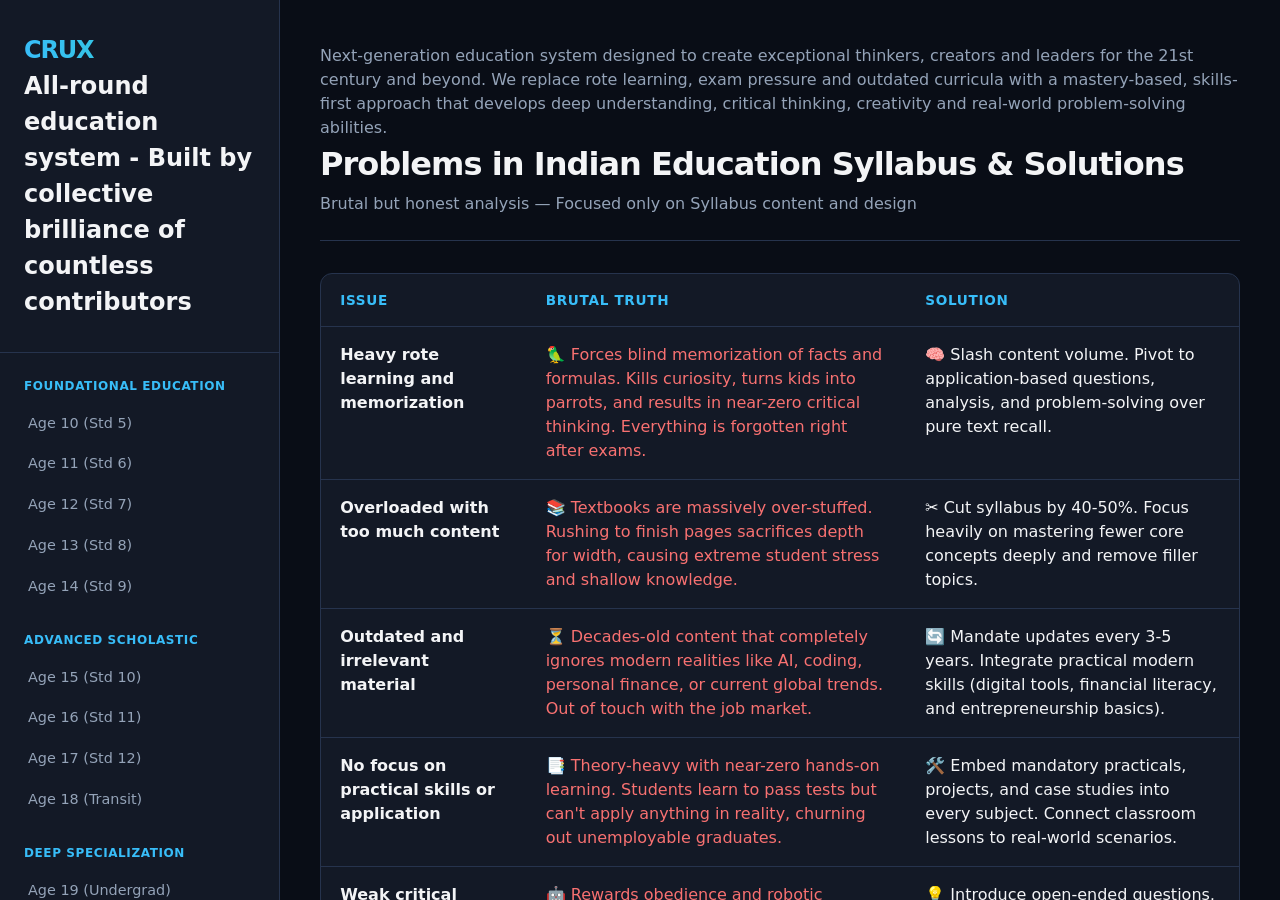
<file: index.html>
<!DOCTYPE html>
<html lang="en">
<head>
    <meta charset="UTF-8">
    <meta name="viewport" content="width=device-width, initial-scale=1.0">
    <title>CRUX</title>
    <link rel="stylesheet" href="style.css">
</head>
<body>

    <aside class="sidebar">
        <div class="brand">
            <h1>CRUX</h1>
            <h2>All-round education system - Built by collective brilliance of countless contributors</h2>
        </div>
        <nav class="phase-navigation">
            
            <div class="phase-group">
                <div class="phase-title">Foundational Education</div>
                <a href="age10.html" class="age-link">Age 10 (Std 5)</a>
                <a href="age11.html" class="age-link">Age 11 (Std 6)</a>
                <a href="age12.html" class="age-link">Age 12 (Std 7)</a>
                <a href="age13.html" class="age-link">Age 13 (Std 8)</a>
                <a href="age14.html" class="age-link">Age 14 (Std 9)</a>
            </div>

            <div class="phase-group">
                <div class="phase-title">Advanced Scholastic</div>
                <a href="age15.html" class="age-link">Age 15 (Std 10)</a>
                <a href="age16.html" class="age-link">Age 16 (Std 11)</a>
                <a href="age17.html" class="age-link">Age 17 (Std 12)</a>
                <a href="age18.html" class="age-link">Age 18 (Transit)</a>
            </div>

            <div class="phase-group">
                <div class="phase-title">Deep Specialization</div>
                <a href="age19.html" class="age-link">Age 19 (Undergrad)</a>
                <a href="age22.html" class="age-link">Age 22 (Work Entry)</a>
                <a href="age24.html" class="age-link">Age 24 (Mid-Shift)</a>
            </div>

            <div class="phase-group">
                <div class="phase-title">Sovereign Mastery</div>
                <a href="age25.html" class="age-link">Age 25 (Stability)</a>
                <a href="age26.html" class="age-link">Age 26 (Management)</a>
                <a href="age27.html" class="age-link">Age 27 (Senior Track)</a>
                <a href="age28.html" class="age-link">Age 28 (Partnership)</a>
                <a href="age29.html" class="age-link">Age 29 (Autonomy)</a>
                <a href="age30.html" class="age-link">Age 30 (Maturity)</a>
            </div>

        </nav>
    </aside>

    <main class="main-content">
        <div class="workspace">

            <div class="view-header">
                <p>Next-generation education system designed to create exceptional thinkers, creators and leaders for the 21st century and beyond. We replace rote learning, exam pressure and outdated curricula with a mastery-based, skills-first approach that develops deep understanding, critical thinking, creativity and real-world problem-solving abilities.</p>
                <h2>Problems in Indian Education Syllabus &amp; Solutions</h2>
                <p>Brutal but honest analysis — Focused only on Syllabus content and design</p>
            </div>

            <div class="table-container">
                <table>
                    <thead>
                        <tr>
                            <th>Issue</th>
                            <th>Brutal Truth</th>
                            <th>Solution</th>
                        </tr>
                    </thead>
                    <tbody>
                        <tr>
                            <td><strong>Heavy rote learning and memorization</strong></td>
                            <td class="brutal">🦜 Forces blind memorization of facts and formulas. Kills curiosity, turns kids into parrots, and results in near-zero critical thinking. Everything is forgotten right after exams.</td>
                            <td>🧠 Slash content volume. Pivot to application-based questions, analysis, and problem-solving over pure text recall.</td>
                        </tr>
                        <tr>
                            <td><strong>Overloaded with too much content</strong></td>
                            <td class="brutal">📚 Textbooks are massively over-stuffed. Rushing to finish pages sacrifices depth for width, causing extreme student stress and shallow knowledge.</td>
                            <td>✂️ Cut syllabus by 40-50%. Focus heavily on mastering fewer core concepts deeply and remove filler topics.</td>
                        </tr>
                        <tr>
                            <td><strong>Outdated and irrelevant material</strong></td>
                            <td class="brutal">⏳ Decades-old content that completely ignores modern realities like AI, coding, personal finance, or current global trends. Out of touch with the job market.</td>
                            <td>🔄 Mandate updates every 3-5 years. Integrate practical modern skills (digital tools, financial literacy, and entrepreneurship basics).</td>
                        </tr>
                        <tr>
                            <td><strong>No focus on practical skills or application</strong></td>
                            <td class="brutal">📑 Theory-heavy with near-zero hands-on learning. Students learn to pass tests but can't apply anything in reality, churning out unemployable graduates.</td>
                            <td>🛠️ Embed mandatory practicals, projects, and case studies into every subject. Connect classroom lessons to real-world scenarios.</td>
                        </tr>
                        <tr>
                            <td><strong>Weak critical thinking and creativity</strong></td>
                            <td class="brutal">🤖 Rewards obedience and robotic reproduction of textbooks. Disincentivizes questioning, debate, or original thought, killing creativity early.</td>
                            <td>💡 Introduce open-ended questions, debates, and design thinking projects with no single "textbook correct" answer.</td>
                        </tr>
                        <tr>
                            <td><strong>Exam-centric assessment</strong></td>
                            <td class="brutal">💯 The entire ecosystem revolves around high-stakes memory tests. This reduces true education down to a high-pressure cramming competition.</td>
                            <td>📊 Shift to continuous evaluation via portfolios, presentations, and teamwork. Lower the percentage weight of final written exams.</td>
                        </tr>
                        <tr>
                            <td><strong>Poor integration between subjects</strong></td>
                            <td class="brutal">🚧 Subjects are locked in isolated silos. Students see math, science, and history as disconnected fragments rather than an interconnected world.</td>
                            <td>🌐 Design interdisciplinary modules (e.g., teaching climate change by merging science, economics, and geography together).</td>
                        </tr>
                        <tr>
                            <td><strong>Lack of life skills and vocational elements</strong></td>
                            <td class="brutal">🚫 Complete neglect of communication, time management, health, or financial hygiene. Teaches youth how to face paper, not life.</td>
                            <td>🌱 Bake essential soft skills, basic vocational exposure, and mental well-being directly into the graded curriculum.</td>
                        </tr>
                        <tr>
                            <td><strong>One-size-fits-all approach</strong></td>
                            <td class="brutal">🏃‍♂️ Ignores diverse talents, pacing, and goals. Forces the exact same heavy academic grind onto every student blindly.</td>
                            <td>🎯 Introduce flexible elective modules and distinct academic pathways early, letting students lean into their unique strengths.</td>
                        </tr>
                        <tr>
                            <td><strong>Language and presentation barriers</strong></td>
                            <td class="brutal">😵 Textbooks use dense, overly complex language and dry design. They prioritize dry word count over clarity and engagement.</td>
                            <td>✨ Rewrite with crisp, simple language. Utilize engaging visual design, storytelling, and local context to capture interest.</td>
                        </tr>
                    </tbody>
                </table>
            </div>

            <blockquote>
                <strong>💥 Summary (Honest Take):</strong><br>
                The current syllabus is a factory for stressed, uncreative youth who hold great grades on paper but lack real-world competence. It worked fine as a colonial sorting machine but fails miserably today. Real reform starts by trimming content, prioritizing deep understanding, and cultivating critical thinking. India deserves better. 🚀
            </blockquote> 
            
        </div>
    </main>

</body>
</html>
</file>
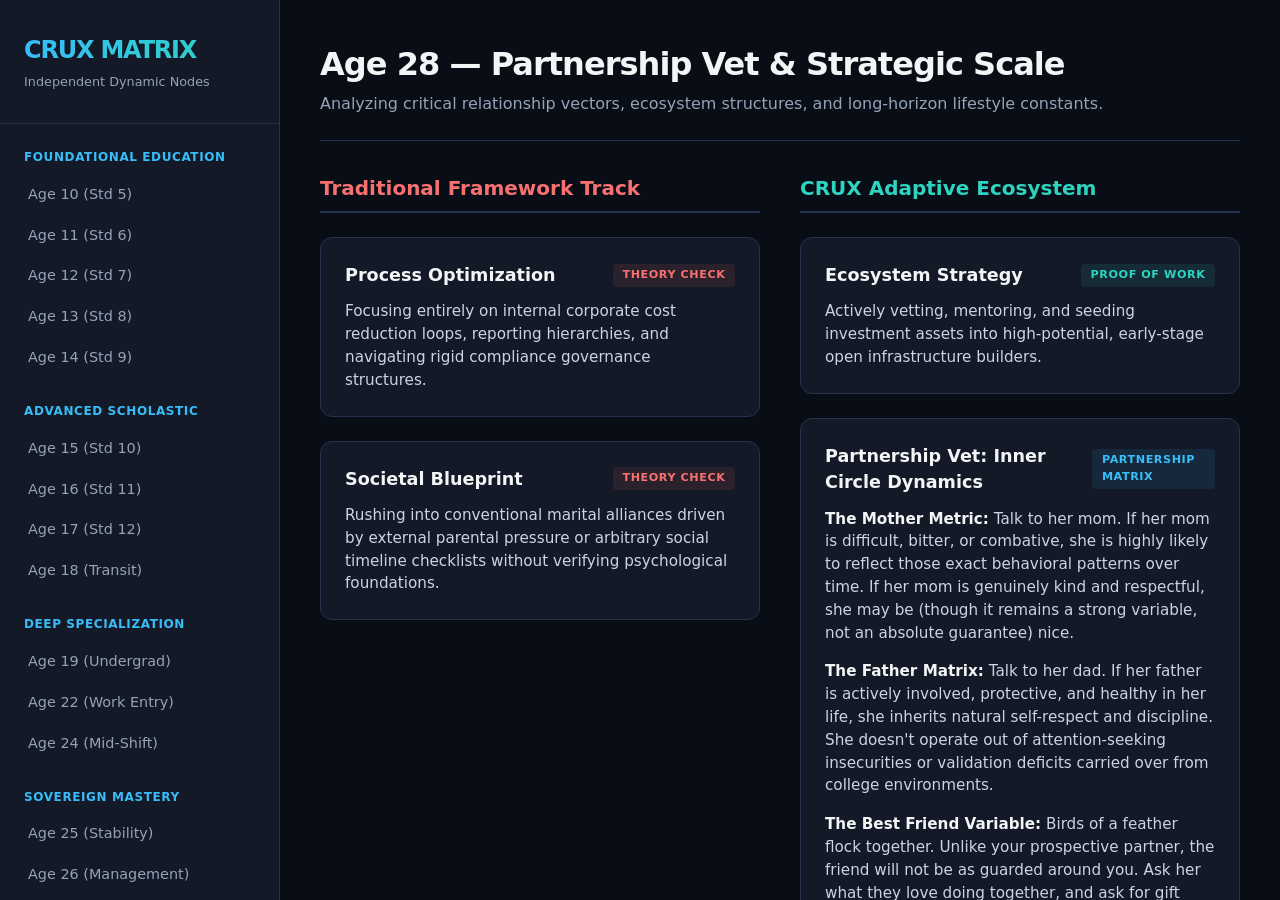
<file: age28.html>
<!DOCTYPE html>
<html lang="en">
<head>
    <meta charset="UTF-8">
    <meta name="viewport" content="width=device-width, initial-scale=1.0">
    <title>CRUX | Age 28 Matrix</title>
    <link rel="stylesheet" href="style.css">
</head>
<body>

    <aside class="sidebar">
        <div class="brand">
            <h1>CRUX MATRIX</h1>
            <p>Independent Dynamic Nodes</p>
        </div>
        <nav class="phase-navigation">
            
            <div class="phase-group">
                <div class="phase-title">Foundational Education</div>
                <a href="age10.html" class="age-link">Age 10 (Std 5)</a>
                <a href="age11.html" class="age-link">Age 11 (Std 6)</a>
                <a href="age12.html" class="age-link">Age 12 (Std 7)</a>
                <a href="age13.html" class="age-link">Age 13 (Std 8)</a>
                <a href="age14.html" class="age-link">Age 14 (Std 9)</a>
            </div>

            <div class="phase-group">
                <div class="phase-title">Advanced Scholastic</div>
                <a href="age15.html" class="age-link">Age 15 (Std 10)</a>
                <a href="age16.html" class="age-link">Age 16 (Std 11)</a>
                <a href="age17.html" class="age-link">Age 17 (Std 12)</a>
                <a href="age18.html" class="age-link">Age 18 (Transit)</a>
            </div>

            <div class="phase-group">
                <div class="phase-title">Deep Specialization</div>
                <a href="age19.html" class="age-link">Age 19 (Undergrad)</a>
                <a href="age22.html" class="age-link">Age 22 (Work Entry)</a>
                <a href="age24.html" class="age-link">Age 24 (Mid-Shift)</a>
            </div>

            <div class="phase-group">
                <div class="phase-title">Sovereign Mastery</div>
                <a href="age25.html" class="age-link">Age 25 (Stability)</a>
                <a href="age26.html" class="age-link">Age 26 (Management)</a>
                <a href="age27.html" class="age-link">Age 27 (Senior Track)</a>
                <a href="age28.html" class="age-link active">Age 28 (Partnership)</a>
                <a href="age29.html" class="age-link">Age 29 (Autonomy)</a>
                <a href="age30.html" class="age-link">Age 30 (Maturity)</a>
            </div>

        </nav>
    </aside>

    <main class="main-content">
        <div class="workspace">
            
            <div class="view-header">
                <h2>Age 28 — Partnership Vet &amp; Strategic Scale</h2>
                <p>Analyzing critical relationship vectors, ecosystem structures, and long-horizon lifestyle constants.</p>
            </div>

            <div class="matrix-grid">
                
                <div class="matrix-column">
                    <h3 class="legacy-title">Traditional Framework Track</h3>
                    
                    <div class="subject-card legacy-card">
                        <div class="card-meta">
                            <span class="subject-name">Process Optimization</span>
                            <span class="tag legacy-tag">Theory Check</span>
                        </div>
                        <div class="card-body">
                            Focusing entirely on internal corporate cost reduction loops, reporting hierarchies, and navigating rigid compliance governance structures.
                        </div>
                    </div>

                    <div class="subject-card legacy-card">
                        <div class="card-meta">
                            <span class="subject-name">Societal Blueprint</span>
                            <span class="tag legacy-tag">Theory Check</span>
                        </div>
                        <div class="card-body">
                            Rushing into conventional marital alliances driven by external parental pressure or arbitrary social timeline checklists without verifying psychological foundations.
                        </div>
                    </div>
                </div>

                <div class="matrix-column">
                    <h3 class="crux-title">CRUX Adaptive Ecosystem</h3>

                    <div class="subject-card crux-card">
                        <div class="card-meta">
                            <span class="subject-name">Ecosystem Strategy</span>
                            <span class="tag crux-tag">Proof of Work</span>
                        </div>
                        <div class="card-body">
                            Actively vetting, mentoring, and seeding investment assets into high-potential, early-stage open infrastructure builders.
                        </div>
                    </div>

                    <div class="subject-card crux-card">
                        <div class="card-meta">
                            <span class="subject-name">Partnership Vet: Inner Circle Dynamics</span>
                            <span class="tag principle-tag">Partnership Matrix</span>
                        </div>
                        <div class="card-body">
                            <ul>
                                <li><b>The Mother Metric:</b> Talk to her mom. If her mom is difficult, bitter, or combative, she is highly likely to reflect those exact behavioral patterns over time. If her mom is genuinely kind and respectful, she may be (though it remains a strong variable, not an absolute guarantee) nice.</li>
                                <li><b>The Father Matrix:</b> Talk to her dad. If her father is actively involved, protective, and healthy in her life, she inherits natural self-respect and discipline. She doesn't operate out of attention-seeking insecurities or validation deficits carried over from college environments.</li>
                                <li><b>The Best Friend Variable:</b> Birds of a feather flock together. Unlike your prospective partner, the friend will not be as guarded around you. Ask her what they love doing together, and ask for gift ideas for your prospective bride. If the friend immediately suggests expensive hardware or luxury consumer goods (e.g., an iPhone), maintain high caution. If she suggests heartfelt, creative, or inexpensive items (e.g., flowers, custom cards), the alignment passes.</li>
                            </ul>
                        </div>
                    </div>

                    <div class="subject-card crux-card">
                        <div class="card-meta">
                            <span class="subject-name">Partnership Vet: Strategic Scenario Probes</span>
                            <span class="tag principle-tag">Partnership Matrix</span>
                        </div>
                        <div class="card-body">
                            <ul>
                                <li><b>The Career Stress Test:</b> Present a hypothetical scenario where you get a job offer that doubles your current pay, but the company environment is brutally toxic, and the manager expects grueling hours, including weekends. If she immediately pressures you to accept solely for the incoming capital, consider terminating the relationship. If she immediately prioritizes your mental peace, health, and stability, she passes. If she is actively working and points out, <i>"I make XX amount already; our combined baseline is more than enough to protect your peace,"</i> she clears with distinction.</li>
                                <li><b>The Kinship Allocation Probe:</b> Inform her that a close cousin is facing an immediate financial crisis and needs emergency capital with low odds of repayment. If she blocks it outright without seeking context, take note of the empathy deficit. If she asks for your justification first, and completely supports allocating the capital when she learns it is directly protecting his father's life-saving medical expenses, she passes.</li>
                            </ul>
                        </div>
                    </div>

                    <div class="subject-card crux-card">
                        <div class="card-meta">
                            <span class="subject-name">Partnership Operational Rules</span>
                            <span class="tag principle-tag">Partnership Matrix</span>
                        </div>
                        <div class="card-body">
                            <ul>
                                <li>• <b>Contained Conflict:</b> A disagreement or internal argument must absolutely never leave the bedroom. Keep problems zero-knowledge from outsiders.</li>
                                <li>• <b>Unified External Front:</b> Never speak ill of, or undermine, your partner in front of friends, colleagues, or peers. Public alignment must be absolute.</li>
                                <li>• <b>Family Boundaries:</b> Never badmouth or attack your partner's family framework, regardless of external provocations.</li>
                                <li>• <b>Fiscal Transparency:</b> Openly lay bare your exact financial positioning, compounding velocity, and future growth milestones. Ensure complete alignment on capital allocations before unification.</li>
                            </ul>
                        </div>
                    </div>

                    <div class="subject-card crux-card">
                        <div class="card-meta">
                            <span class="subject-name">The Long Horizon Perspective</span>
                            <span class="tag principle-tag">Partnership Matrix</span>
                        </div>
                        <div class="card-body">
                            Parents will eventually pass on; brothers and sisters will become fully occupied with their own families and local responsibilities. One day, your children will grow up and deploy onto their own life paths. Your partner is the singular human constant who will remain fixed directly by your side through the entirety of the timeline.
                        </div>
                    </div>

                </div>
            </div>
        </div>
    </main>

</body>
</html>
</file>
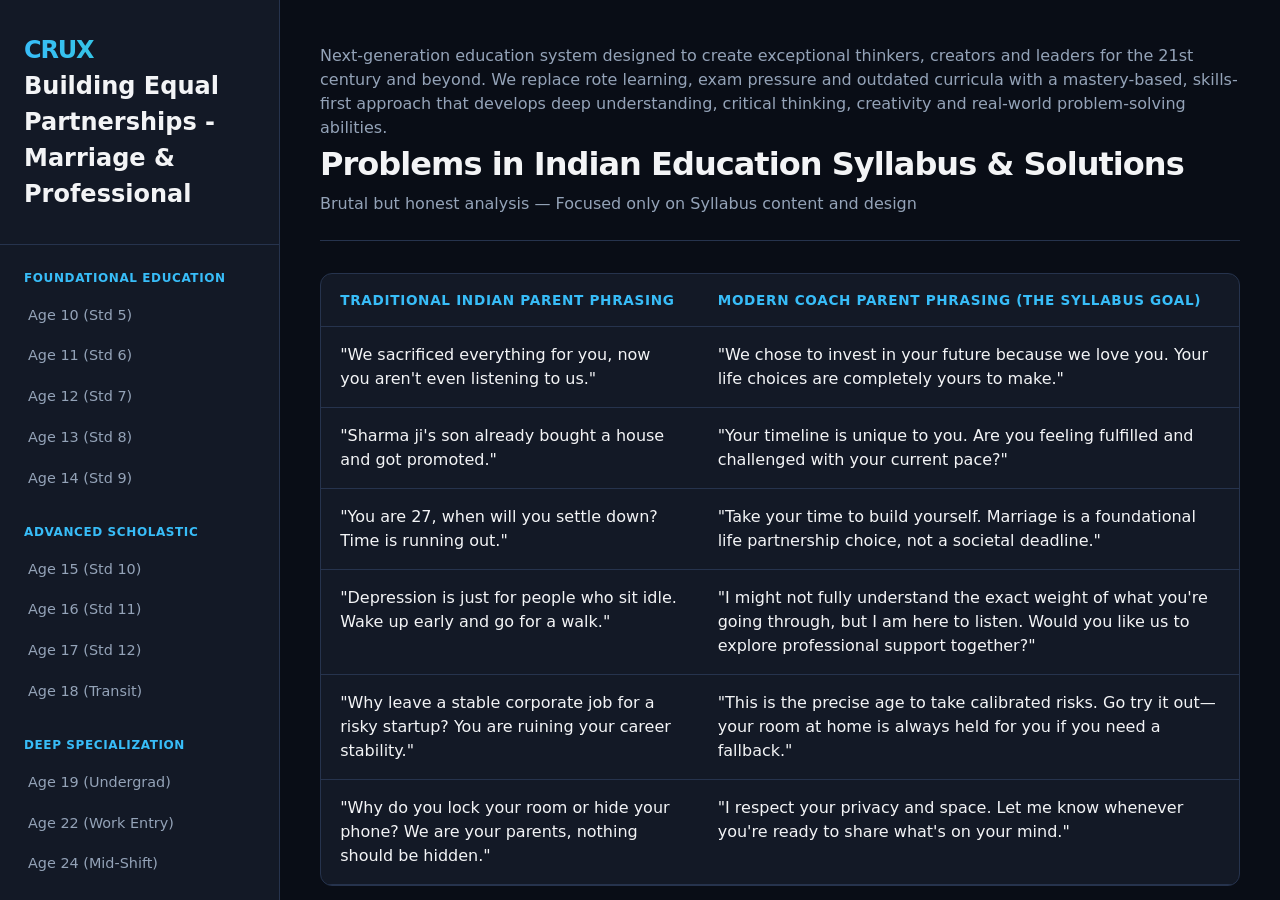
<file: age29.html>
<!DOCTYPE html>
<html lang="en">
<head>
    <meta charset="UTF-8">
    <meta name="viewport" content="width=device-width, initial-scale=1.0">
    <title>CRUX</title>
    <link rel="stylesheet" href="style.css">
</head>
<body>

    <aside class="sidebar">
        <div class="brand">
            <h1>CRUX</h1>
            <h2>Building Equal Partnerships - Marriage & Professional</h2>
        </div>
        <nav class="phase-navigation">
            
            <div class="phase-group">
                <div class="phase-title">Foundational Education</div>
                <a href="age10.html" class="age-link">Age 10 (Std 5)</a>
                <a href="age11.html" class="age-link">Age 11 (Std 6)</a>
                <a href="age12.html" class="age-link">Age 12 (Std 7)</a>
                <a href="age13.html" class="age-link">Age 13 (Std 8)</a>
                <a href="age14.html" class="age-link">Age 14 (Std 9)</a>
            </div>

            <div class="phase-group">
                <div class="phase-title">Advanced Scholastic</div>
                <a href="age15.html" class="age-link">Age 15 (Std 10)</a>
                <a href="age16.html" class="age-link">Age 16 (Std 11)</a>
                <a href="age17.html" class="age-link">Age 17 (Std 12)</a>
                <a href="age18.html" class="age-link">Age 18 (Transit)</a>
            </div>

            <div class="phase-group">
                <div class="phase-title">Deep Specialization</div>
                <a href="age19.html" class="age-link">Age 19 (Undergrad)</a>
                <a href="age22.html" class="age-link">Age 22 (Work Entry)</a>
                <a href="age24.html" class="age-link">Age 24 (Mid-Shift)</a>
            </div>

            <div class="phase-group">
                <div class="phase-title">Sovereign Mastery</div>
                <a href="age25.html" class="age-link">Age 25 (Stability)</a>
                <a href="age26.html" class="age-link">Age 26 (Management)</a>
                <a href="age27.html" class="age-link">Age 27 (Senior Track)</a>
                <a href="age28.html" class="age-link">Age 28 (Partnership)</a>
                <a href="age29.html" class="age-link">Age 29 (Autonomy)</a>
                <a href="age30.html" class="age-link">Age 30 (Maturity)</a>
            </div>

        </nav>
    </aside>

    <main class="main-content">
        <div class="workspace">

            <div class="view-header">
                <p>Next-generation education system designed to create exceptional thinkers, creators and leaders for the 21st century and beyond. We replace rote learning, exam pressure and outdated curricula with a mastery-based, skills-first approach that develops deep understanding, critical thinking, creativity and real-world problem-solving abilities.</p>
                <h2>Problems in Indian Education Syllabus &amp; Solutions</h2>
                <p>Brutal but honest analysis — Focused only on Syllabus content and design</p>
            </div>

            <div class="table-container">
                <table>
                    <thead>
                        <tr>
                            <th>Traditional Indian Parent Phrasing</th>
                            <th>Modern Coach Parent Phrasing (The Syllabus Goal)</th>
                        </tr>
                    </thead>
                    <tbody>
                        <tr>
                            <td>"We sacrificed everything for you, now you aren't even listening to us."</td>
                            <td>"We chose to invest in your future because we love you. Your life choices are completely yours to make."</td>
                        </tr>
                        <tr>
                            <td>"Sharma ji's son already bought a house and got promoted."</td>
                            <td>"Your timeline is unique to you. Are you feeling fulfilled and challenged with your current pace?"</td>
                        </tr>
                        <tr>
                            <td>"You are 27, when will you settle down? Time is running out."</td>
                            <td>"Take your time to build yourself. Marriage is a foundational life partnership choice, not a societal deadline."</td>
                        </tr>
                        <tr>
                            <td>"Depression is just for people who sit idle. Wake up early and go for a walk."</td>
                            <td>"I might not fully understand the exact weight of what you're going through, but I am here to listen. Would you like us to explore professional support together?"</td>
                        </tr>
                        <tr>
                            <td>"Why leave a stable corporate job for a risky startup? You are ruining your career stability."</td>
                            <td>"This is the precise age to take calibrated risks. Go try it out—your room at home is always held for you if you need a fallback."</td>
                        </tr>
                        <tr>
                            <td>"Why do you lock your room or hide your phone? We are your parents, nothing should be hidden."</td>
                            <td>"I respect your privacy and space. Let me know whenever you're ready to share what's on your mind."</td>
                        </tr>
                    </tbody>
                </table>
            </div>
            
        </div>
    </main>

</body>
</html>
</file>
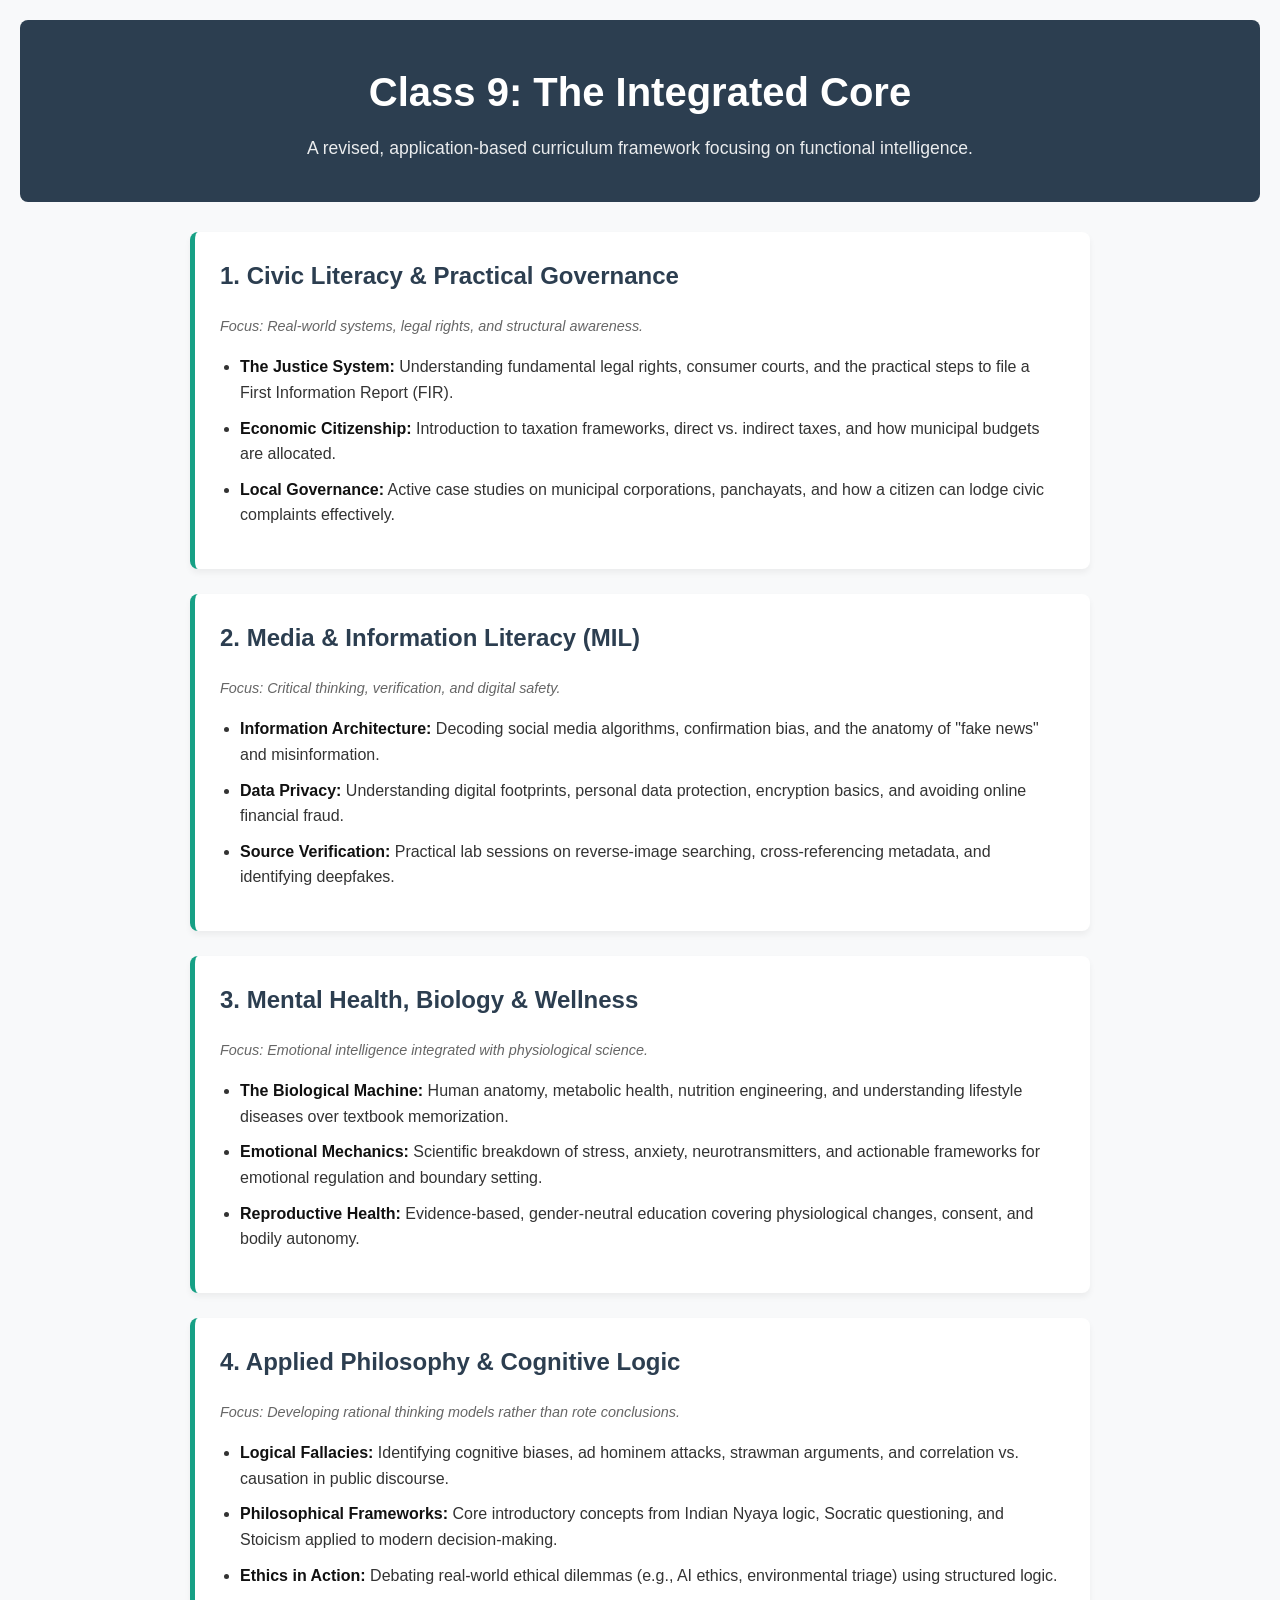
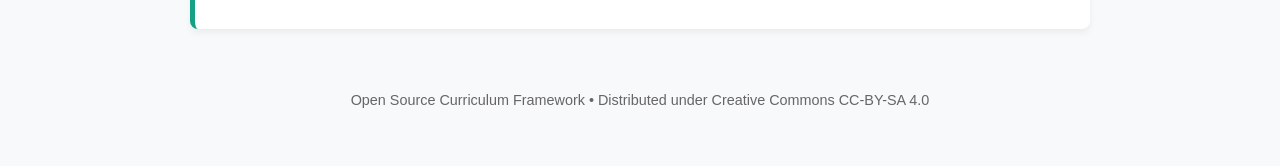
<file: class-9-syllabus.html>
<!DOCTYPE html>
<html lang="en">
<head>
    <meta charset="UTF-8">
    <meta name="viewport" content="width=device-width, initial-scale=1.0">
    <title>Class 9 Revised Syllabus | Holistic Education Project</title>
    <style>
        :root {
            --primary: #2c3e50;
            --accent: #16a085;
            --bg: #f8f9fa;
            --text: #333;
        }
        body {
            font-family: -apple-system, BlinkMacSystemFont, "Segoe UI", Roboto, sans-serif;
            line-height: 1.6;
            color: var(--text);
            background-color: var(--bg);
            margin: 0;
            padding: 20px;
        }
        header {
            text-align: center;
            padding: 40px 20px;
            background: var(--primary);
            color: white;
            border-radius: 8px;
            margin-bottom: 30px;
        }
        h1 { margin: 0; font-size: 2.5rem; }
        p.subtitle { margin: 10px 0 0; opacity: 0.9; font-size: 1.1rem; }
        .container {
            max-width: 900px;
            margin: 0 auto;
        }
        .subject-card {
            background: white;
            padding: 25px;
            border-radius: 8px;
            box-shadow: 0 4px 6px rgba(0,0,0,0.05);
            margin-bottom: 25px;
            border-left: 5px solid var(--accent);
        }
        h2 {
            color: var(--primary);
            margin-top: 0;
            font-size: 1.5rem;
        }
        .meta-info {
            font-size: 0.9rem;
            color: #666;
            margin-bottom: 15px;
            font-style: italic;
        }
        ul {
            padding-left: 20px;
        }
        li {
            margin-bottom: 10px;
        }
        strong {
            color: #111;
        }
        footer {
            text-align: center;
            margin-top: 5px;
            padding: 20px;
            font-size: 0.9rem;
            color: #666;
        }
    </style>
</head>
<body>

    <header>
        <h1>Class 9: The Integrated Core</h1>
        <p class="subtitle">A revised, application-based curriculum framework focusing on functional intelligence.</p>
    </header>

    <div class="container">

        <!-- Subject 1: Civic Literacy -->
        <section class="subject-card">
            <h2>1. Civic Literacy & Practical Governance</h2>
            <div class="meta-info">Focus: Real-world systems, legal rights, and structural awareness.</div>
            <ul>
                <li><strong>The Justice System:</strong> Understanding fundamental legal rights, consumer courts, and the practical steps to file a First Information Report (FIR).</li>
                <li><strong>Economic Citizenship:</strong> Introduction to taxation frameworks, direct vs. indirect taxes, and how municipal budgets are allocated.</li>
                <li><strong>Local Governance:</strong> Active case studies on municipal corporations, panchayats, and how a citizen can lodge civic complaints effectively.</li>
            </ul>
        </section>

        <!-- Subject 2: Media & Information Literacy -->
        <section class="subject-card">
            <h2>2. Media & Information Literacy (MIL)</h2>
            <div class="meta-info">Focus: Critical thinking, verification, and digital safety.</div>
            <ul>
                <li><strong>Information Architecture:</strong> Decoding social media algorithms, confirmation bias, and the anatomy of "fake news" and misinformation.</li>
                <li><strong>Data Privacy:</strong> Understanding digital footprints, personal data protection, encryption basics, and avoiding online financial fraud.</li>
                <li><strong>Source Verification:</strong> Practical lab sessions on reverse-image searching, cross-referencing metadata, and identifying deepfakes.</li>
            </ul>
        </section>

        <!-- Subject 3: Mental Health & Applied Biology -->
        <section class="subject-card">
            <h2>3. Mental Health, Biology & Wellness</h2>
            <div class="meta-info">Focus: Emotional intelligence integrated with physiological science.</div>
            <ul>
                <li><strong>The Biological Machine:</strong> Human anatomy, metabolic health, nutrition engineering, and understanding lifestyle diseases over textbook memorization.</li>
                <li><strong>Emotional Mechanics:</strong> Scientific breakdown of stress, anxiety, neurotransmitters, and actionable frameworks for emotional regulation and boundary setting.</li>
                <li><strong>Reproductive Health:</strong> Evidence-based, gender-neutral education covering physiological changes, consent, and bodily autonomy.</li>
            </ul>
        </section>

        <!-- Subject 4: Applied Philosophy & Logic -->
        <section class="subject-card">
            <h2>4. Applied Philosophy & Cognitive Logic</h2>
            <div class="meta-info">Focus: Developing rational thinking models rather than rote conclusions.</div>
            <ul>
                <li><strong>Logical Fallacies:</strong> Identifying cognitive biases, ad hominem attacks, strawman arguments, and correlation vs. causation in public discourse.</li>
                <li><strong>Philosophical Frameworks:</strong> Core introductory concepts from Indian Nyaya logic, Socratic questioning, and Stoicism applied to modern decision-making.</li>
                <li><strong>Ethics in Action:</strong> Debating real-world ethical dilemmas (e.g., AI ethics, environmental triage) using structured logic.</li>
            </ul>
        </section>

    </div>

    <footer>
        <p>Open Source Curriculum Framework • Distributed under Creative Commons CC-BY-SA 4.0</p>
    </footer>

</body>
</html>
</file>
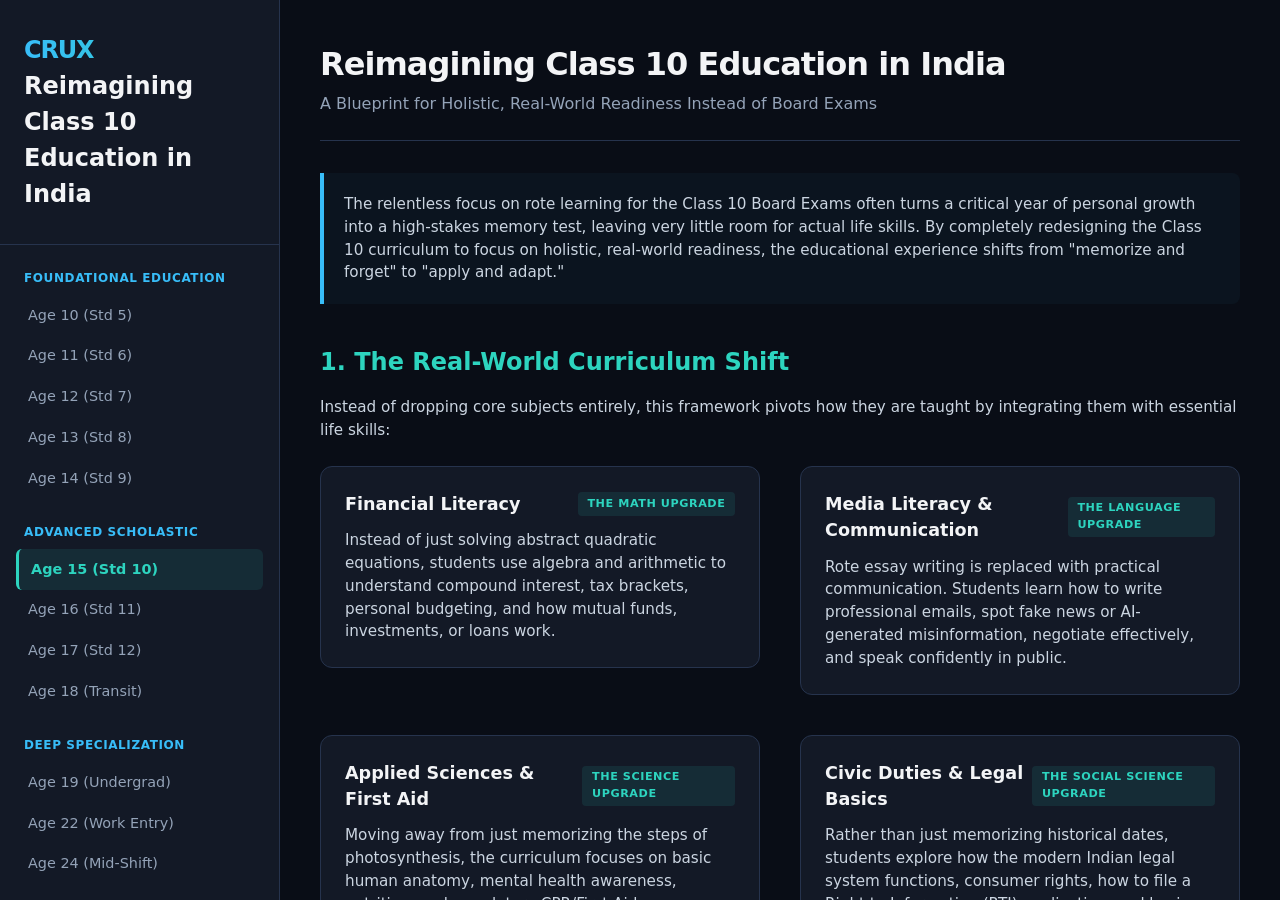
<file: std10.html>
<!DOCTYPE html>
<html lang="en">
<head>
    <meta charset="UTF-8">
    <meta name="viewport" content="width=device-width, initial-scale=1.0">
    <title>Reimagining Class 10 Education in India</title>
    <link rel="stylesheet" href="style.css">
</head>
<body>

    <aside class="sidebar">
        <div class="brand">
            <h1>CRUX</h1>
            <h2>Reimagining Class 10 Education in India</h2>
        </div>
        <nav class="phase-navigation">
            
            <div class="phase-group">
                <div class="phase-title">Foundational Education</div>
                <a href="age10.html" class="age-link">Age 10 (Std 5)</a>
                <a href="age11.html" class="age-link">Age 11 (Std 6)</a>
                <a href="age12.html" class="age-link">Age 12 (Std 7)</a>
                <a href="age13.html" class="age-link">Age 13 (Std 8)</a>
                <a href="age14.html" class="age-link">Age 14 (Std 9)</a>
            </div>

            <div class="phase-group">
                <div class="phase-title">Advanced Scholastic</div>
                <a href="age15.html" class="age-link active">Age 15 (Std 10)</a>
                <a href="age16.html" class="age-link">Age 16 (Std 11)</a>
                <a href="age17.html" class="age-link">Age 17 (Std 12)</a>
                <a href="age18.html" class="age-link">Age 18 (Transit)</a>
            </div>

            <div class="phase-group">
                <div class="phase-title">Deep Specialization</div>
                <a href="age19.html" class="age-link">Age 19 (Undergrad)</a>
                <a href="age22.html" class="age-link">Age 22 (Work Entry)</a>
                <a href="age24.html" class="age-link">Age 24 (Mid-Shift)</a>
            </div>

            <div class="phase-group">
                <div class="phase-title">Sovereign Mastery</div>
                <a href="age25.html" class="age-link">Age 25 (Stability)</a>
                <a href="age26.html" class="age-link">Age 26 (Management)</a>
                <a href="age27.html" class="age-link">Age 27 (Senior Track)</a>
                <a href="age28.html" class="age-link">Age 28 (Partnership)</a>
                <a href="age29.html" class="age-link">Age 29 (Autonomy)</a>
                <a href="age30.html" class="age-link">Age 30 (Maturity)</a>
            </div>

        </nav>
    </aside>

    <main class="main-content">
        <div class="workspace">
            
            <header class="view-header">
                <h2>Reimagining Class 10 Education in India</h2>
                <p>A Blueprint for Holistic, Real-World Readiness Instead of Board Exams</p>
            </header>

            <section class="card-body" style="margin-bottom: 2.5rem;">
                <blockquote>
                    The relentless focus on rote learning for the Class 10 Board Exams often turns a critical year of personal growth into a high-stakes memory test, leaving very little room for actual life skills. By completely redesigning the Class 10 curriculum to focus on holistic, real-world readiness, the educational experience shifts from "memorize and forget" to "apply and adapt."
                </blockquote>
            </section>

            <section style="margin-bottom: 3rem;">
                <header class="view-header" style="border-bottom: none; margin-bottom: 1rem; padding-bottom: 0;">
                    <h3 class="crux-title" style="font-size: 1.5rem; font-weight: 700;">1. The Real-World Curriculum Shift</h3>
                </header>
                <p class="card-body" style="margin-bottom: 1.5rem;">Instead of dropping core subjects entirely, this framework pivots how they are taught by integrating them with essential life skills:</p>
                
                <div class="matrix-grid">
                    <div class="subject-card crux-card">
                        <div class="card-meta">
                            <span class="subject-name">Financial Literacy</span>
                            <span class="tag crux-tag">The Math Upgrade</span>
                        </div>
                        <div class="card-body">
                            Instead of just solving abstract quadratic equations, students use algebra and arithmetic to understand compound interest, tax brackets, personal budgeting, and how mutual funds, investments, or loans work.
                        </div>
                    </div>

                    <div class="subject-card crux-card">
                        <div class="card-meta">
                            <span class="subject-name">Media Literacy &amp; Communication</span>
                            <span class="tag crux-tag">The Language Upgrade</span>
                        </div>
                        <div class="card-body">
                            Rote essay writing is replaced with practical communication. Students learn how to write professional emails, spot fake news or AI-generated misinformation, negotiate effectively, and speak confidently in public.
                        </div>
                    </div>

                    <div class="subject-card crux-card">
                        <div class="card-meta">
                            <span class="subject-name">Applied Sciences &amp; First Aid</span>
                            <span class="tag crux-tag">The Science Upgrade</span>
                        </div>
                        <div class="card-body">
                            Moving away from just memorizing the steps of photosynthesis, the curriculum focuses on basic human anatomy, mental health awareness, nutrition, and mandatory CPR/First Aid certification.
                        </div>
                    </div>

                    <div class="subject-card crux-card">
                        <div class="card-meta">
                            <span class="subject-name">Civic Duties &amp; Legal Basics</span>
                            <span class="tag crux-tag">The Social Science Upgrade</span>
                        </div>
                        <div class="card-body">
                            Rather than just memorizing historical dates, students explore how the modern Indian legal system functions, consumer rights, how to file a Right to Information (RTI) application, and basic labor laws.
                        </div>
                    </div>
                </div>
            </section>

            <section style="margin-bottom: 3rem;">
                <header class="view-header" style="border-bottom: none; margin-bottom: 1rem; padding-bottom: 0;">
                    <h3 class="principle-tag" style="font-size: 1.5rem; font-weight: 700; background: none; padding: 0;">2. From "Board Exams" to "Portfolio Defense"</h3>
                </header>
                <p class="card-body">The pressure of a single 3-hour examination is replaced with a continuous, practical assessment system designed to evaluate real capabilities.</p>
                
                <div class="table-container">
                    <table>
                        <thead>
                            <tr>
                                <th class="brutal">Traditional 10th Board</th>
                                <th>The Holistic Alternative</th>
                            </tr>
                        </thead>
                        <tbody>
                            <tr>
                                <td class="card-body"><b>Rote Memorization:</b> Mugging up textbook answers for standardized questions.</td>
                                <td class="card-body"><b>Capstones:</b> A year-long project focused on solving a real problem in the local community.</td>
                            </tr>
                            <tr>
                                <td class="card-body"><b>High Stakes:</b> A single multi-day testing window decides future streams and career paths.</td>
                                <td class="card-body"><b>Continuous Feedback:</b> Evaluation based on consistency, adaptability, teamwork, and incremental growth.</td>
                            </tr>
                            <tr>
                                <td class="card-body"><b>Theoretical Focus:</b> Memorizing equations, definitions, or abstract circuit diagrams.</td>
                                <td class="card-body"><b>Portfolio Defense:</b> Presenting a comprehensive portfolio demonstrating digital literacy, coding, or practical problem-solving.</td>
                            </tr>
                        </tbody>
                    </table>
                </div>
            </section>

            <section style="margin-bottom: 2rem;">
                <header class="view-header" style="border-bottom: none; margin-bottom: 1rem; padding-bottom: 0;">
                    <h3 class="principle-tag" style="font-size: 1.5rem; font-weight: 700; background: none; padding: 0;">3. A Sample "Holistic" Weekly Schedule</h3>
                </header>
                <p class="card-body" style="margin-bottom: 1.5rem;">To implement this successfully, the academic week must provide balanced time slots for both conceptual understanding and physical application.</p>

                <div class="matrix-grid">
                    <div class="subject-card">
                        <div class="card-meta">
                            <span class="subject-name" style="color: var(--accent-blue);">Monday - Friday | 3 Hours Daily</span>
                            <span class="tag principle-tag">The Morning Core</span>
                        </div>
                        <div class="card-body">
                            Foundational concepts in Language, Applied Math, and Tech/Science, taught entirely through discussion, case studies, and collaborative problem-solving rather than passive lectures.
                        </div>
                    </div>

                    <div class="subject-card">
                        <div class="card-meta">
                            <span class="subject-name" style="color: var(--accent-blue);">Alternating Days | 1.5 Hours</span>
                            <span class="tag principle-tag">Life Skills &amp; Wellness Labs</span>
                        </div>
                        <div class="card-body">
                            Dedicated hands-on sessions for emotional regulation, basic home maintenance, cooking, advanced digital literacy, and physical wellness.
                        </div>
                    </div>

                    <div class="subject-card">
                        <div class="card-meta">
                            <span class="subject-name" style="color: var(--accent-blue);">Wednesday &amp; Friday Afternoon | 2 Hours</span>
                            <span class="tag principle-tag">Community &amp; Project Time</span>
                        </div>
                        <div class="card-body">
                            Students collaborate in teams on their community capstone projects, engage in localized public service, or participate in peer-to-peer mentorship programs.
                        </div>
                    </div>

                    <div class="subject-card">
                        <div class="card-meta">
                            <span class="subject-name" style="color: var(--accent-blue);">Friday | 1 Hour</span>
                            <span class="tag principle-tag">The Friday Reflection</span>
                        </div>
                        <div class="card-body">
                            A dedicated hour for students to assess their weekly goals, curate and update their personal portfolios, and practice mindfulness exercises.
                        </div>
                    </div>
                </div>
            </section>

        </div> 
    </main>

</body>
                        </html>
</file>
<file: style.css>
:root {
    --bg-main: #090d16;
    --bg-surface: #131926;
    --bg-card: #1e2638;
    --border-color: #26334d;
    --text-main: #f3f4f6;
    --text-muted: #94a3b8;
    --cbse-color: #f87171;
    --cbse-glow: rgba(248, 113, 113, 0.15);
    --crux-color: #2dd4bf;
    --crux-glow: rgba(45, 212, 191, 0.15);
    --accent-blue: #38bdf8;
}

* {
    box-sizing: border-box;
    margin: 0;
    padding: 0;
    font-family: 'Inter', system-ui, -apple-system, sans-serif;
}

body {
    background-color: var(--bg-main);
    color: var(--text-main);
    line-height: 1.5;
    display: flex;
    height: 100vh;
    overflow: hidden;
}

/* App Layout Sidebar Navigation */
.sidebar {
    width: 280px;
    background-color: var(--bg-surface);
    border-right: 1px solid var(--border-color);
    display: flex;
    flex-direction: column;
    flex-shrink: 0;
}

.brand {
    padding: 2rem 1.5rem;
    border-bottom: 1px solid var(--border-color);
}

.brand h1 {
    font-size: 1.5rem;
    font-weight: 800;
    letter-spacing: -0.05em;
    background: linear-gradient(to right, var(--accent-blue), var(--crux-color));
    -webkit-background-clip: text;
    -webkit-text-fill-color: transparent;
}

.brand p {
    font-size: 0.8rem;
    color: var(--text-muted);
    margin-top: 0.25rem;
}

.phase-navigation {
    padding: 1.5rem 1rem;
    display: flex;
    flex-direction: column;
    gap: 0.5rem;
    overflow-y: auto;
}

.phase-group {
    margin-bottom: 1rem;
}

.phase-title {
    font-size: 0.75rem;
    text-transform: uppercase;
    letter-spacing: 0.05em;
    color: var(--accent-blue);
    font-weight: 700;
    padding-left: 0.5rem;
    margin-bottom: 0.5rem;
}

.age-link {
    display: block;
    color: var(--text-muted);
    padding: 0.6rem 0.75rem;
    border-radius: 6px;
    text-decoration: none;
    font-size: 0.9rem;
    font-weight: 500;
    transition: all 0.2s ease;
}

.age-link:hover {
    background: rgba(255, 255, 255, 0.03);
    color: var(--text-main);
}

.age-link.active {
    background: rgba(45, 212, 191, 0.1);
    color: var(--crux-color);
    font-weight: 600;
    border-left: 3px solid var(--crux-color);
}

/* Main View Window */
.main-content {
    flex-grow: 1;
    display: flex;
    flex-direction: column;
    overflow: hidden;
}

/* Content Scrollspace */
.workspace {
    flex-grow: 1;
    overflow-y: auto;
    padding: 2.5rem;
}

.view-header {
    margin-bottom: 2rem;
    border-bottom: 1px solid var(--border-color);
    padding-bottom: 1.5rem;
}
.view-header h2 {
    font-size: 2rem;
    font-weight: 700;
    letter-spacing: -0.03em;
}
.view-header p {
    color: var(--text-muted);
    margin-top: 0.25rem;
}

/* Comparison Split Layout Matrix */
.matrix-grid {
    display: grid;
    grid-template-columns: 1fr 1fr;
    gap: 2.5rem;
    align-items: start;
}

.matrix-column {
    display: flex;
    flex-direction: column;
    gap: 1.5rem;
}

.matrix-column h3 {
    font-size: 1.25rem;
    font-weight: 700;
    padding-bottom: 0.5rem;
    border-bottom: 2px solid var(--border-color);
    display: flex;
    align-items: center;
    gap: 0.5rem;
}
.legacy-title { color: var(--cbse-color); }
.crux-title { color: var(--crux-color); }

/* Subject Cards */
.subject-card {
    background: var(--bg-surface);
    border: 1px solid var(--border-color);
    border-radius: 12px;
    padding: 1.5rem;
    transition: transform 0.2s ease, box-shadow 0.2s ease;
}
.subject-card:hover {
    transform: translateY(-2px);
}
.legacy-card:hover { border-color: var(--cbse-color); box-shadow: 0 8px 24px var(--cbse-glow); }
.crux-card:hover { border-color: var(--crux-color); box-shadow: 0 8px 24px var(--crux-glow); }

.card-meta {
    display: flex;
    justify-content: space-between;
    align-items: center;
    margin-bottom: 0.75rem;
}

.subject-name {
    font-size: 1.1rem;
    font-weight: 700;
    color: var(--text-main);
}

.tag {
    font-size: 0.7rem;
    text-transform: uppercase;
    font-weight: 700;
    letter-spacing: 0.05em;
    padding: 0.2rem 0.6rem;
    border-radius: 4px;
}
.legacy-tag { background: rgba(248, 113, 113, 0.1); color: var(--cbse-color); }
.crux-tag { background: rgba(45, 212, 191, 0.1); color: var(--crux-color); }
.principle-tag { background: rgba(56, 189, 248, 0.1); color: var(--accent-blue); }

.card-body {
    font-size: 0.95rem;
    color: #cbd5e1;
}

.card-body b {
    color: var(--text-main);
}

.card-body ul {
    list-style-type: none;
    padding-left: 0;
}

.card-body li {
    margin-bottom: 1rem;
}


/* Table & Blockquote Styles */
.table-container {
    background: var(--bg-surface);
    border: 1px solid var(--border-color);
    border-radius: 12px;
    margin: 2rem 0;
    overflow-x: auto;
}

table {
    width: 100%;
    border-collapse: collapse;
    text-align: left;
}

th, td {
    padding: 1rem 1.2rem;
    border-bottom: 1px solid var(--border-color);
    vertical-align: top;
}

th {
    color: var(--accent-blue);
    font-size: 0.85rem;
    text-transform: uppercase;
    letter-spacing: 0.05em;
}

.brutal {
    color: var(--cbse-color);
}

blockquote {
    background: rgba(56, 189, 248, 0.04);
    border-left: 4px solid var(--accent-blue);
    padding: 1.25rem;
    border-radius: 0 8px 8px 0;
}



/* Responsive Layout Overrides */
@media (max-width: 1024px) {
    body { flex-direction: column; overflow: auto; height: auto; }
    .sidebar { width: 100%; height: auto; border-right: none; border-bottom: 1px solid var(--border-color); }
    .phase-navigation { flex-direction: row; overflow-x: auto; padding: 1rem; }
    .phase-group { flex-shrink: 0; }
    .main-content { height: auto; }
    .matrix-grid { grid-template-columns: 1fr; gap: 1.5rem; }
    .workspace { padding: 1.5rem; }
}
</file>
